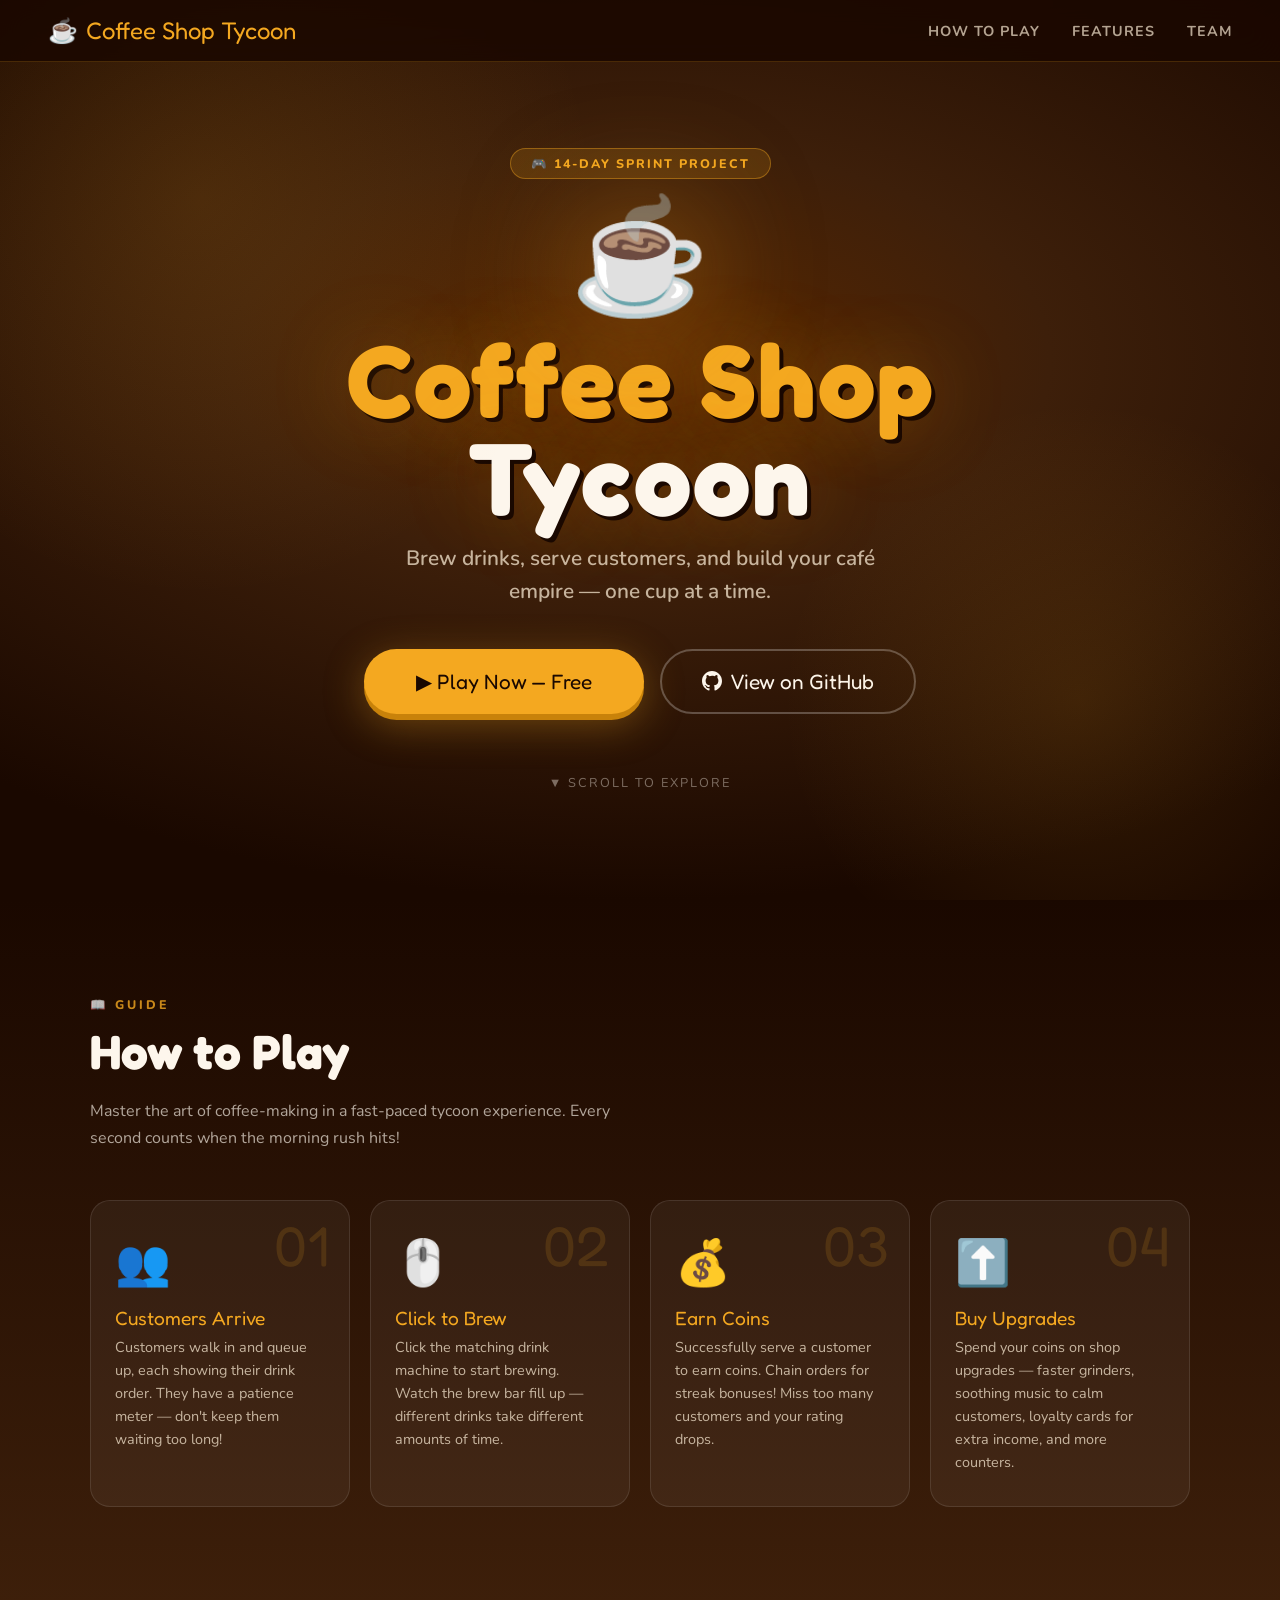
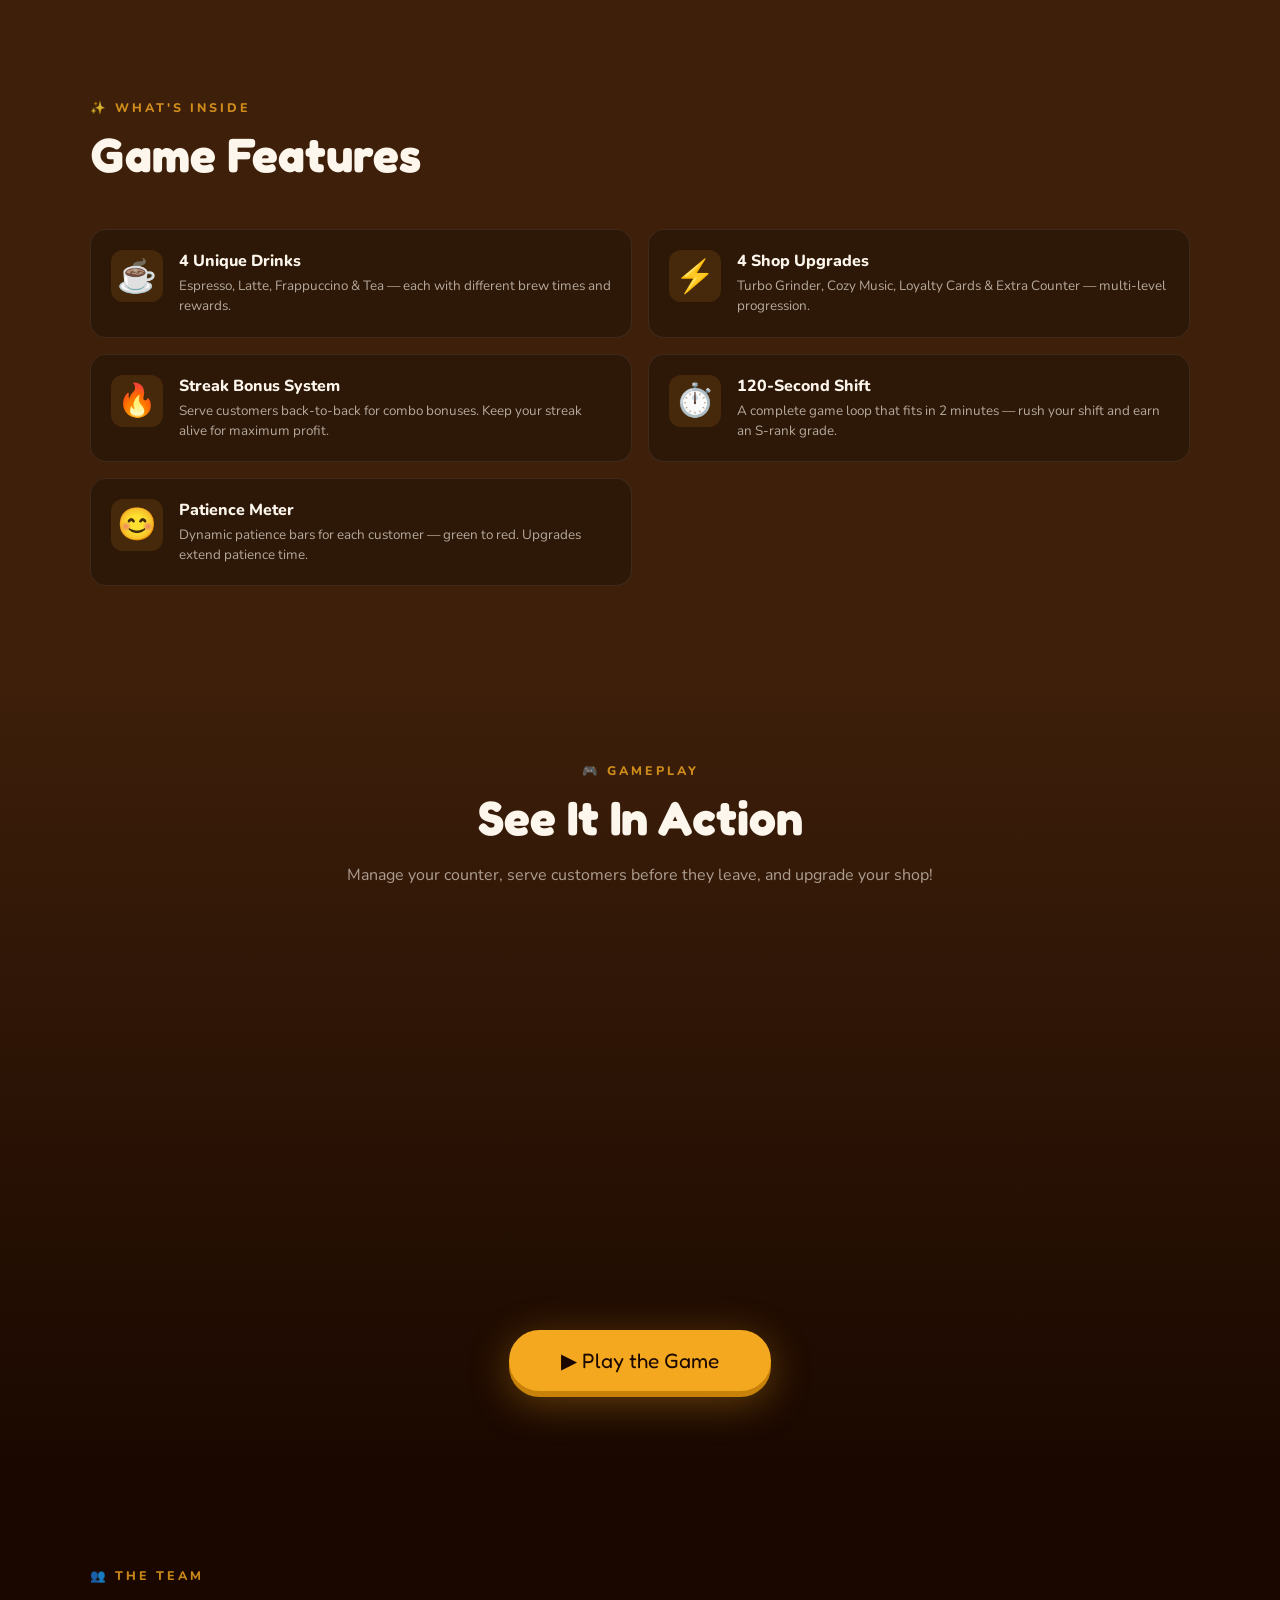
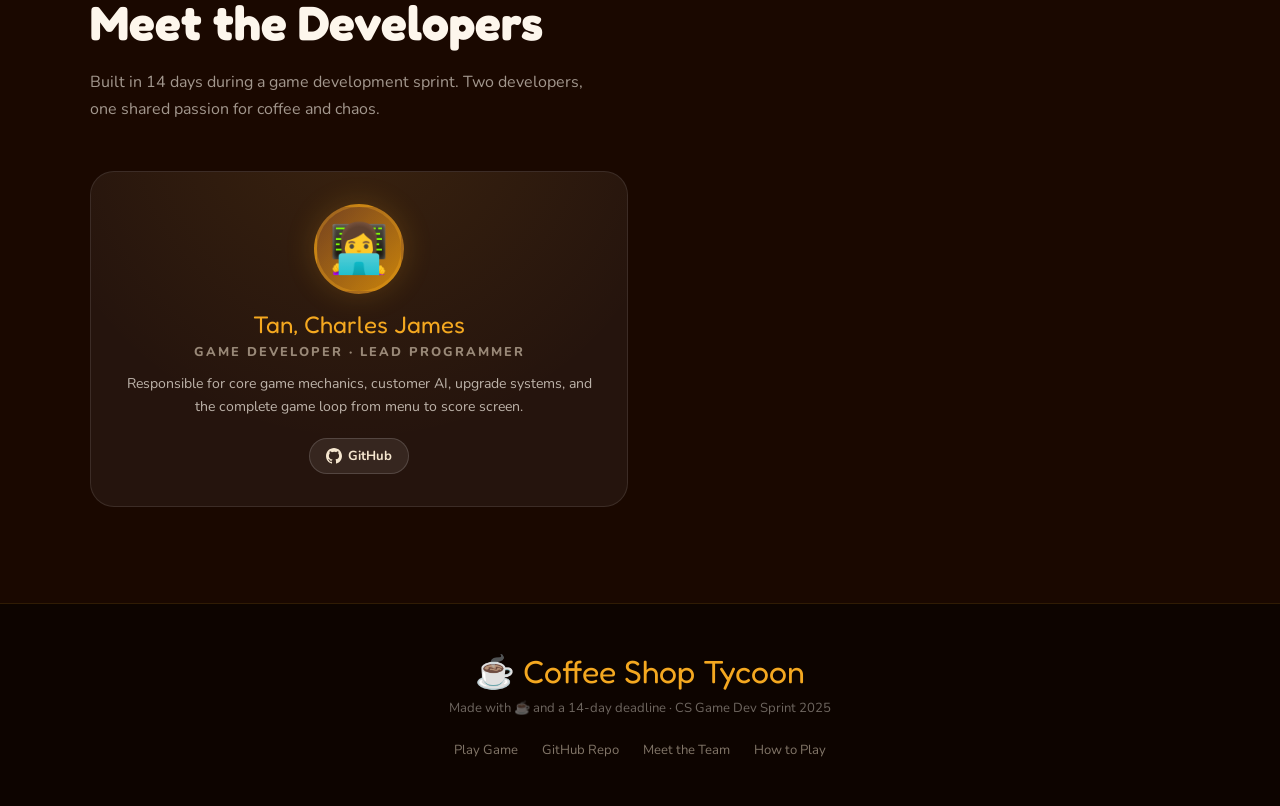
<file: index.html>
<!-- index.html - Landing page (unchanged) -->
<!DOCTYPE html>
<html lang="en">
<head>
<meta charset="UTF-8">
<meta name="viewport" content="width=device-width, initial-scale=1.0">
<title>Coffee Shop Tycoon — Game Landing Page</title>
<link rel="icon" href="data:image/svg+xml,<svg xmlns='http://www.w3.org/2000/svg' viewBox='0 0 100 100'><text y='.9em' font-size='90'>☕</text></svg>">
<style>
@import url('https://fonts.googleapis.com/css2?family=Fredoka+One&family=Nunito:wght@400;600;700;800;900&display=swap');

*, *::before, *::after { margin: 0; padding: 0; box-sizing: border-box; }

:root {
  --brown-dark: #1a0800;
  --brown-mid: #3d1f0a;
  --brown-rich: #6b3a1f;
  --brown-light: #c8855a;
  --cream: #fdf6ec;
  --cream-dark: #f5e6cf;
  --gold: #f4a820;
  --gold-dark: #c8820a;
  --gold-light: #ffd070;
  --green: #4caf76;
  --red: #e05252;
}

html { scroll-behavior: smooth; }

body {
  font-family: 'Nunito', sans-serif;
  background: var(--brown-dark);
  color: var(--cream);
  overflow-x: hidden;
}

/* ===== NAV ===== */
nav {
  position: fixed;
  top: 0; left: 0; right: 0;
  z-index: 100;
  display: flex;
  align-items: center;
  justify-content: space-between;
  padding: 16px 48px;
  background: rgba(26,8,0,0.85);
  backdrop-filter: blur(16px);
  border-bottom: 1px solid rgba(244,168,32,0.2);
}

.nav-logo {
  font-family: 'Fredoka One', cursive;
  font-size: 1.5rem;
  color: var(--gold);
  text-decoration: none;
  display: flex;
  align-items: center;
  gap: 8px;
}

.nav-links { display: flex; gap: 32px; list-style: none; }
.nav-links a {
  text-decoration: none;
  color: var(--cream-dark);
  font-weight: 700;
  font-size: 0.9rem;
  letter-spacing: 1px;
  text-transform: uppercase;
  opacity: 0.7;
  transition: opacity 0.2s, color 0.2s;
}
.nav-links a:hover { opacity: 1; color: var(--gold); }

/* ===== HERO ===== */
.hero {
  min-height: 100vh;
  display: flex;
  flex-direction: column;
  align-items: center;
  justify-content: center;
  text-align: center;
  padding: 120px 24px 80px;
  position: relative;
  overflow: hidden;
  background: radial-gradient(ellipse 80% 60% at 50% 40%, #5a2800 0%, #3d1f0a 40%, #1a0800 100%);
}

.hero-bg {
  position: absolute;
  inset: 0;
  overflow: hidden;
  pointer-events: none;
}

.bg-circle {
  position: absolute;
  border-radius: 50%;
  background: radial-gradient(circle, rgba(244,168,32,0.12) 0%, transparent 70%);
}

.bc1 { width: 800px; height: 800px; top: -200px; left: -200px; }
.bc2 { width: 600px; height: 600px; bottom: -100px; right: -100px; }

.hero-badge {
  background: rgba(244,168,32,0.15);
  border: 1px solid rgba(244,168,32,0.4);
  border-radius: 50px;
  padding: 6px 20px;
  font-size: 0.78rem;
  font-weight: 800;
  letter-spacing: 2px;
  text-transform: uppercase;
  color: var(--gold);
  margin-bottom: 24px;
  display: inline-block;
}

.hero-cup {
  font-size: 7rem;
  line-height: 1;
  margin-bottom: 16px;
  filter: drop-shadow(0 0 60px rgba(244,168,32,0.5));
  animation: heroFloat 3s ease-in-out infinite;
}

@keyframes heroFloat {
  0%, 100% { transform: translateY(0) rotate(-3deg); }
  50% { transform: translateY(-16px) rotate(3deg); }
}

.hero h1 {
  font-family: 'Fredoka One', cursive;
  font-size: clamp(3.5rem, 8vw, 7rem);
  line-height: 0.95;
  color: var(--gold);
  text-shadow: 4px 4px 0 var(--brown-dark), 0 0 80px rgba(244,168,32,0.3);
  margin-bottom: 16px;
  letter-spacing: 2px;
}

.hero h1 span { color: var(--cream); }

.hero-tagline {
  font-size: clamp(1rem, 2vw, 1.3rem);
  color: var(--cream-dark);
  opacity: 0.75;
  max-width: 500px;
  line-height: 1.6;
  margin-bottom: 40px;
  font-weight: 600;
}

.hero-cta {
  display: flex;
  gap: 16px;
  flex-wrap: wrap;
  justify-content: center;
}

.btn-play {
  background: var(--gold);
  color: var(--brown-dark);
  text-decoration: none;
  border-radius: 50px;
  font-family: 'Fredoka One', cursive;
  font-size: 1.3rem;
  padding: 18px 52px;
  box-shadow: 0 6px 0 var(--gold-dark), 0 10px 40px rgba(244,168,32,0.35);
  transition: all 0.15s;
  display: inline-flex;
  align-items: center;
  gap: 8px;
}
.btn-play:hover { transform: translateY(-4px); box-shadow: 0 10px 0 var(--gold-dark), 0 16px 48px rgba(244,168,32,0.4); }
.btn-play:active { transform: translateY(2px); box-shadow: 0 3px 0 var(--gold-dark); }

.btn-outline {
  background: transparent;
  color: var(--cream);
  text-decoration: none;
  border: 2px solid rgba(255,255,255,0.25);
  border-radius: 50px;
  font-family: 'Fredoka One', cursive;
  font-size: 1.3rem;
  padding: 18px 40px;
  transition: all 0.15s;
  display: inline-flex;
  align-items: center;
  gap: 8px;
}
.btn-outline:hover { border-color: var(--gold); color: var(--gold); transform: translateY(-3px); }

.hero-scroll-hint {
  margin-top: 60px;
  font-size: 0.8rem;
  opacity: 0.4;
  letter-spacing: 2px;
  text-transform: uppercase;
  animation: bounce 2s infinite;
}
@keyframes bounce { 0%,100%{transform:translateY(0)}50%{transform:translateY(6px)} }

/* ===== SECTIONS ===== */
section { padding: 96px 24px; }

.section-inner {
  max-width: 1100px;
  margin: 0 auto;
}

.section-label {
  font-size: 0.78rem;
  font-weight: 800;
  letter-spacing: 3px;
  text-transform: uppercase;
  color: var(--gold);
  margin-bottom: 12px;
  opacity: 0.8;
}

.section-title {
  font-family: 'Fredoka One', cursive;
  font-size: clamp(2rem, 4vw, 3rem);
  line-height: 1.1;
  margin-bottom: 20px;
}

/* ===== HOW TO PLAY ===== */
#how-to-play {
  background: linear-gradient(180deg, var(--brown-dark) 0%, var(--brown-mid) 100%);
}

.steps-grid {
  display: grid;
  grid-template-columns: repeat(auto-fit, minmax(220px, 1fr));
  gap: 20px;
  margin-top: 48px;
}

.step-card {
  background: rgba(255,255,255,0.05);
  border: 1px solid rgba(255,255,255,0.1);
  border-radius: 20px;
  padding: 32px 24px;
  position: relative;
  transition: transform 0.2s, border-color 0.2s;
}

.step-card:hover {
  transform: translateY(-6px);
  border-color: rgba(244,168,32,0.4);
}

.step-num {
  font-family: 'Fredoka One', cursive;
  font-size: 3.5rem;
  color: rgba(244,168,32,0.15);
  position: absolute;
  top: 16px;
  right: 20px;
  line-height: 1;
}

.step-icon { font-size: 2.8rem; margin-bottom: 12px; }
.step-title { font-family: 'Fredoka One', cursive; font-size: 1.2rem; color: var(--gold); margin-bottom: 6px; }
.step-desc { font-size: 0.9rem; color: var(--cream-dark); opacity: 0.75; line-height: 1.6; }

/* ===== FEATURES ===== */
#features {
  background: var(--brown-mid);
}

.features-grid {
  display: grid;
  grid-template-columns: 1fr 1fr;
  gap: 16px;
  margin-top: 48px;
}

@media (max-width: 640px) { .features-grid { grid-template-columns: 1fr; } }

.feature-pill {
  display: flex;
  align-items: flex-start;
  gap: 16px;
  background: rgba(0,0,0,0.25);
  border-radius: 16px;
  padding: 20px;
  border: 1px solid rgba(255,255,255,0.08);
}

.feature-pill .fp-icon {
  font-size: 2rem;
  flex-shrink: 0;
  width: 52px;
  height: 52px;
  background: rgba(244,168,32,0.12);
  border-radius: 12px;
  display: flex;
  align-items: center;
  justify-content: center;
}

.fp-text .fp-title { font-weight: 800; font-size: 1rem; margin-bottom: 4px; }
.fp-text .fp-desc { font-size: 0.84rem; opacity: 0.65; line-height: 1.5; }

/* ===== PREVIEW ===== */
#preview {
  background: linear-gradient(180deg, var(--brown-mid) 0%, var(--brown-dark) 100%);
  text-align: center;
}

.preview-window {
  margin: 48px auto 0;
  max-width: 800px;
  background: var(--brown-dark);
  border: 2px solid rgba(244,168,32,0.3);
  border-radius: 20px;
  overflow: hidden;
  box-shadow: 0 30px 80px rgba(0,0,0,0.6), 0 0 0 1px rgba(244,168,32,0.1);
}

.preview-bar {
  background: #111;
  padding: 12px 16px;
  display: flex;
  align-items: center;
  gap: 8px;
}

.preview-dots { display: flex; gap: 6px; }
.dot { width: 12px; height: 12px; border-radius: 50%; }
.dot.red { background: #ff5f57; }
.dot.yellow { background: #febc2e; }
.dot.green { background: #28c840; }

.preview-url {
  flex: 1;
  text-align: center;
  font-size: 0.78rem;
  color: rgba(255,255,255,0.3);
  font-family: monospace;
}

.preview-game-mockup {
  padding: 40px;
  display: grid;
  grid-template-columns: 1fr auto;
  gap: 20px;
  align-items: center;
}

.mockup-screen {
  background: linear-gradient(135deg, #ffe5b0, #ffd080);
  border-radius: 12px;
  height: 240px;
  display: flex;
  flex-direction: column;
  align-items: center;
  justify-content: center;
  gap: 12px;
  border: 2px solid rgba(244,168,32,0.3);
}

.mockup-screen .m-title {
  font-family: 'Fredoka One', cursive;
  font-size: 2rem;
  color: var(--brown-dark);
}

.mockup-customers {
  display: flex;
  gap: 12px;
  font-size: 2rem;
}

.mockup-machines {
  display: flex;
  gap: 8px;
}

.mock-machine {
  background: white;
  border-radius: 10px;
  padding: 8px 12px;
  font-size: 1.4rem;
  border: 2px solid rgba(200,130,60,0.3);
  box-shadow: 0 3px 0 rgba(0,0,0,0.1);
  font-family: 'Fredoka One', cursive;
  font-size: 0.7rem;
  color: var(--brown-dark);
  text-align: center;
}

.mock-machine .mm-icon { font-size: 1.6rem; display: block; }

.mockup-panel {
  background: var(--brown-dark);
  border-radius: 12px;
  padding: 16px;
  width: 120px;
  height: 240px;
  border: 1px solid rgba(244,168,32,0.2);
}

.mock-upg {
  background: rgba(255,255,255,0.05);
  border-radius: 8px;
  padding: 8px;
  margin-bottom: 8px;
  font-size: 0.7rem;
  color: var(--cream-dark);
  opacity: 0.7;
}

/* ===== TEAM ===== */
#team {
  background: var(--brown-dark);
}

.team-grid {
  display: grid;
  grid-template-columns: repeat(auto-fit, minmax(280px, 1fr));
  gap: 24px;
  margin-top: 48px;
}

.team-card {
  background: rgba(255,255,255,0.05);
  border: 1px solid rgba(255,255,255,0.1);
  border-radius: 24px;
  padding: 32px;
  text-align: center;
  transition: transform 0.2s, border-color 0.2s, box-shadow 0.2s;
  position: relative;
  overflow: hidden;
}

.team-card::before {
  content: '';
  position: absolute;
  inset: 0;
  background: radial-gradient(circle at 50% -20%, rgba(244,168,32,0.1) 0%, transparent 70%);
  pointer-events: none;
}

.team-card:hover {
  transform: translateY(-8px);
  border-color: rgba(244,168,32,0.4);
  box-shadow: 0 20px 60px rgba(0,0,0,0.4);
}

.team-avatar {
  width: 90px;
  height: 90px;
  border-radius: 50%;
  background: linear-gradient(135deg, var(--brown-rich), var(--gold-dark));
  display: flex;
  align-items: center;
  justify-content: center;
  font-size: 3rem;
  margin: 0 auto 16px;
  border: 3px solid rgba(244,168,32,0.3);
  box-shadow: 0 0 30px rgba(244,168,32,0.2);
}

.team-name {
  font-family: 'Fredoka One', cursive;
  font-size: 1.5rem;
  color: var(--gold);
  margin-bottom: 4px;
}

.team-role {
  font-size: 0.8rem;
  font-weight: 800;
  letter-spacing: 2px;
  text-transform: uppercase;
  color: var(--cream-dark);
  opacity: 0.55;
  margin-bottom: 12px;
}

.team-desc {
  font-size: 0.88rem;
  line-height: 1.6;
  opacity: 0.7;
  margin-bottom: 20px;
}

.team-links { display: flex; gap: 10px; justify-content: center; }

.team-link {
  display: inline-flex;
  align-items: center;
  gap: 6px;
  text-decoration: none;
  background: rgba(255,255,255,0.08);
  border: 1px solid rgba(255,255,255,0.15);
  border-radius: 50px;
  padding: 8px 16px;
  font-size: 0.82rem;
  font-weight: 700;
  color: var(--cream-dark);
  transition: all 0.15s;
}

.team-link:hover {
  background: var(--gold);
  color: var(--brown-dark);
  border-color: var(--gold);
  transform: translateY(-2px);
}

.team-link svg { width: 16px; height: 16px; fill: currentColor; }

/* ===== FOOTER ===== */
footer {
  background: #0d0400;
  border-top: 1px solid rgba(244,168,32,0.15);
  padding: 48px 24px;
  text-align: center;
}

.footer-logo {
  font-family: 'Fredoka One', cursive;
  font-size: 2rem;
  color: var(--gold);
  margin-bottom: 8px;
}

.footer-sub {
  font-size: 0.82rem;
  opacity: 0.4;
  margin-bottom: 24px;
}

.footer-links { display: flex; gap: 24px; justify-content: center; }
.footer-links a {
  text-decoration: none;
  color: var(--cream-dark);
  font-size: 0.82rem;
  opacity: 0.5;
  transition: opacity 0.2s;
}
.footer-links a:hover { opacity: 1; color: var(--gold); }

/* ===== SCROLL ANIMATIONS ===== */
.reveal {
  opacity: 0;
  transform: translateY(30px);
  transition: opacity 0.6s ease, transform 0.6s ease;
}

.reveal.visible {
  opacity: 1;
  transform: translateY(0);
}

/* ===== RESPONSIVE ===== */
@media (max-width: 768px) {
  nav { padding: 14px 20px; }
  .nav-links { gap: 16px; }
  .preview-game-mockup { grid-template-columns: 1fr; }
  .mockup-panel { display: none; }
  .features-grid { grid-template-columns: 1fr; }
}
</style>
</head>
<body>

<!-- NAV -->
<nav>
  <a class="nav-logo" href="#"><span>☕</span> Coffee Shop Tycoon</a>
  <ul class="nav-links">
    <li><a href="#how-to-play">How to Play</a></li>
    <li><a href="#features">Features</a></li>
    <li><a href="#team">Team</a></li>
  </ul>
</nav>

<!-- HERO -->
<section class="hero">
  <div class="hero-bg">
    <div class="bg-circle bc1"></div>
    <div class="bg-circle bc2"></div>
  </div>
  <div class="hero-badge">🎮 14-Day Sprint Project</div>
  <div class="hero-cup">☕</div>
  <h1>Coffee Shop<br><span>Tycoon</span></h1>
  <p class="hero-tagline">Brew drinks, serve customers, and build your café empire — one cup at a time.</p>
  <div class="hero-cta">
    <a class="btn-play" href="game.html" target="_blank">▶ Play Now — Free</a>
    <a class="btn-outline" href="https://github.com/YOUR-USERNAME/coffee-shop-tycoon" target="_blank">
      <svg viewBox="0 0 24 24" fill="currentColor" width="20" height="20"><path d="M12 0C5.374 0 0 5.373 0 12c0 5.302 3.438 9.8 8.207 11.387.599.111.793-.261.793-.577v-2.234c-3.338.726-4.033-1.416-4.033-1.416-.546-1.387-1.333-1.756-1.333-1.756-1.089-.745.083-.729.083-.729 1.205.084 1.839 1.237 1.839 1.237 1.07 1.834 2.807 1.304 3.492.997.107-.775.418-1.305.762-1.604-2.665-.305-5.467-1.334-5.467-5.931 0-1.311.469-2.381 1.236-3.221-.124-.303-.535-1.524.117-3.176 0 0 1.008-.322 3.301 1.23A11.509 11.509 0 0112 5.803c1.02.005 2.047.138 3.006.404 2.291-1.552 3.297-1.23 3.297-1.23.653 1.653.242 2.874.118 3.176.77.84 1.235 1.911 1.235 3.221 0 4.609-2.807 5.624-5.479 5.921.43.372.823 1.102.823 2.222v3.293c0 .319.192.694.801.576C20.566 21.797 24 17.3 24 12c0-6.627-5.373-12-12-12z"/></svg>
      View on GitHub
    </a>
  </div>
  <div class="hero-scroll-hint">▼ Scroll to explore</div>
</section>

<!-- HOW TO PLAY -->
<section id="how-to-play">
  <div class="section-inner">
    <div class="section-label">📖 Guide</div>
    <h2 class="section-title">How to Play</h2>
    <p style="opacity:0.65;max-width:520px;line-height:1.7;">Master the art of coffee-making in a fast-paced tycoon experience. Every second counts when the morning rush hits!</p>

    <div class="steps-grid">
      <div class="step-card reveal">
        <div class="step-num">01</div>
        <div class="step-icon">👥</div>
        <div class="step-title">Customers Arrive</div>
        <div class="step-desc">Customers walk in and queue up, each showing their drink order. They have a patience meter — don't keep them waiting too long!</div>
      </div>
      <div class="step-card reveal">
        <div class="step-num">02</div>
        <div class="step-icon">🖱️</div>
        <div class="step-title">Click to Brew</div>
        <div class="step-desc">Click the matching drink machine to start brewing. Watch the brew bar fill up — different drinks take different amounts of time.</div>
      </div>
      <div class="step-card reveal">
        <div class="step-num">03</div>
        <div class="step-icon">💰</div>
        <div class="step-title">Earn Coins</div>
        <div class="step-desc">Successfully serve a customer to earn coins. Chain orders for streak bonuses! Miss too many customers and your rating drops.</div>
      </div>
      <div class="step-card reveal">
        <div class="step-num">04</div>
        <div class="step-icon">⬆️</div>
        <div class="step-title">Buy Upgrades</div>
        <div class="step-desc">Spend your coins on shop upgrades — faster grinders, soothing music to calm customers, loyalty cards for extra income, and more counters.</div>
      </div>
    </div>
  </div>
</section>

<!-- FEATURES -->
<section id="features">
  <div class="section-inner">
    <div class="section-label">✨ What's Inside</div>
    <h2 class="section-title">Game Features</h2>

    <div class="features-grid" style="margin-top:48px;">
      <div class="feature-pill reveal">
        <div class="fp-icon">☕</div>
        <div class="fp-text">
          <div class="fp-title">4 Unique Drinks</div>
          <div class="fp-desc">Espresso, Latte, Frappuccino & Tea — each with different brew times and rewards.</div>
        </div>
      </div>
      <div class="feature-pill reveal">
        <div class="fp-icon">⚡</div>
        <div class="fp-text">
          <div class="fp-title">4 Shop Upgrades</div>
          <div class="fp-desc">Turbo Grinder, Cozy Music, Loyalty Cards & Extra Counter — multi-level progression.</div>
        </div>
      </div>
      <div class="feature-pill reveal">
        <div class="fp-icon">🔥</div>
        <div class="fp-text">
          <div class="fp-title">Streak Bonus System</div>
          <div class="fp-desc">Serve customers back-to-back for combo bonuses. Keep your streak alive for maximum profit.</div>
        </div>
      </div>
      <div class="feature-pill reveal">
        <div class="fp-icon">⏱️</div>
        <div class="fp-text">
          <div class="fp-title">120-Second Shift</div>
          <div class="fp-desc">A complete game loop that fits in 2 minutes — rush your shift and earn an S-rank grade.</div>
        </div>
      </div>
      <div class="feature-pill reveal">
        <div class="fp-icon">😊</div>
        <div class="fp-text">
          <div class="fp-title">Patience Meter</div>
          <div class="fp-desc">Dynamic patience bars for each customer — green to red. Upgrades extend patience time.</div>
        </div>
      </div>
      <div class="feature-pill reveal">
        <div class="fp-icon">🏆</div>
        <div class="fp-text">
          <div class="fp-title">End-Shift Grading</div>
          <div class="fp-desc">S / A / B / C / D ranking based on your serve rate. Stats screen tracks every metric.</div>
        </div>
      </div>
    </div>
  </div>
</section>

<!-- PREVIEW -->
<section id="preview" style="background: linear-gradient(180deg, var(--brown-mid) 0%, var(--brown-dark) 100%); text-align:center; padding: 80px 24px;">
  <div class="section-inner">
    <div class="section-label">🎮 Gameplay</div>
    <h2 class="section-title">See It In Action</h2>
    <p style="opacity:0.6;margin-bottom:0;">Manage your counter, serve customers before they leave, and upgrade your shop!</p>

    <div class="preview-window reveal" style="margin-top:48px;">
      <div class="preview-bar">
        <div class="preview-dots">
          <div class="dot red"></div>
          <div class="dot yellow"></div>
          <div class="dot green"></div>
        </div>
        <div class="preview-url">☕ Coffee Shop Tycoon — Shift in Progress</div>
      </div>
      <div class="preview-game-mockup">
        <div class="mockup-screen">
          <div class="m-title">☕ Coffee Shop Tycoon</div>
          <div style="font-size:0.8rem;color:var(--brown-mid);font-weight:800;opacity:0.7;">CUSTOMER QUEUE</div>
          <div class="mockup-customers">👩 👨 👵</div>
          <div style="display:flex;gap:6px;margin-top:8px;">
            <div style="background:white;border-radius:6px;padding:3px 8px;font-size:0.65rem;font-weight:800;color:#3d1f0a;border:2px solid #c8855a;">☕ Espresso</div>
            <div style="background:white;border-radius:6px;padding:3px 8px;font-size:0.65rem;font-weight:800;color:#3d1f0a;border:2px solid #c8855a;">🥛 Latte</div>
            <div style="background:white;border-radius:6px;padding:3px 8px;font-size:0.65rem;font-weight:800;color:#3d1f0a;border:2px solid #c8855a;">🍵 Tea</div>
          </div>
          <div style="font-size:0.7rem;color:var(--brown-mid);opacity:0.6;margin-top:8px;">DRINK MACHINES</div>
          <div class="mockup-machines">
            <div class="mock-machine"><span class="mm-icon">☕</span>Espresso</div>
            <div class="mock-machine"><span class="mm-icon">🥛</span>Latte</div>
            <div class="mock-machine"><span class="mm-icon">🧊</span>Frappe</div>
            <div class="mock-machine"><span class="mm-icon">🍵</span>Tea</div>
          </div>
        </div>
        <div class="mockup-panel">
          <div style="font-family:'Fredoka One',cursive;font-size:0.8rem;color:var(--gold);text-align:center;padding-bottom:8px;border-bottom:1px solid rgba(255,255,255,0.1);margin-bottom:8px;">⬆ Upgrades</div>
          <div class="mock-upg">⚡ Turbo Grinder<br><span style="color:var(--gold);font-size:0.65rem;">$30</span></div>
          <div class="mock-upg">🎵 Cozy Music<br><span style="color:var(--gold);font-size:0.65rem;">$40</span></div>
          <div class="mock-upg">💳 Loyalty Cards<br><span style="color:var(--gold);font-size:0.65rem;">$50</span></div>
          <div class="mock-upg">🪑 Extra Counter<br><span style="color:var(--gold);font-size:0.65rem;">$60</span></div>
        </div>
      </div>
    </div>

    <a class="btn-play" href="game.html" target="_blank" style="margin-top:32px;display:inline-flex;">▶ Play the Game</a>
  </div>
</section>

<!-- TEAM -->
<section id="team">
  <div class="section-inner">
    <div class="section-label">👥 The Team</div>
    <h2 class="section-title">Meet the Developers</h2>
    <p style="opacity:0.6;max-width:500px;line-height:1.7;">Built in 14 days during a game development sprint. Two developers, one shared passion for coffee and chaos.</p>

    <div class="team-grid" style="margin-top:48px;">

      <!-- TEAM MEMBER 1 -->
      <div class="team-card reveal">
        <div class="team-avatar">👩‍💻</div>
        <div class="team-name">Tan, Charles James</div>
        <div class="team-role">Game Developer · Lead Programmer</div>
        <div class="team-desc">Responsible for core game mechanics, customer AI, upgrade systems, and the complete game loop from menu to score screen.</div>
        <div class="team-links">
          <a class="team-link" href="https://github.com/YOUR-USERNAME" target="_blank">
            <svg viewBox="0 0 24 24"><path d="M12 0C5.374 0 0 5.373 0 12c0 5.302 3.438 9.8 8.207 11.387.599.111.793-.261.793-.577v-2.234c-3.338.726-4.033-1.416-4.033-1.416-.546-1.387-1.333-1.756-1.333-1.756-1.089-.745.083-.729.083-.729 1.205.084 1.839 1.237 1.839 1.237 1.07 1.834 2.807 1.304 3.492.997.107-.775.418-1.305.762-1.604-2.665-.305-5.467-1.334-5.467-5.931 0-1.311.469-2.381 1.236-3.221-.124-.303-.535-1.524.117-3.176 0 0 1.008-.322 3.301 1.23A11.509 11.509 0 0112 5.803c1.02.005 2.047.138 3.006.404 2.291-1.552 3.297-1.23 3.297-1.23.653 1.653.242 2.874.118 3.176.77.84 1.235 1.911 1.235 3.221 0 4.609-2.807 5.624-5.479 5.921.43.372.823 1.102.823 2.222v3.293c0 .319.192.694.801.576C20.566 21.797 24 17.3 24 12c0-6.627-5.373-12-12-12z"/></svg>
            GitHub
          </a>
        </div>
      </div>

      <!-- TEAM MEMBER 2 -->
      <div class="team-card reveal">
        <div class="team-avatar">👨‍🎨</div>
        <div class="team-name">Harold Ancheta Jr.</div>
        <div class="team-role">Game Designer · UI/UX</div>
        <div class="team-desc">Responsible for game design, UI layout, art direction, website development, and overall player experience polish.</div>
        <div class="team-links">
          <a class="team-link" href="https://github.com/PARTNER-USERNAME" target="_blank">
            <svg viewBox="0 0 24 24"><path d="M12 0C5.374 0 0 5.373 0 12c0 5.302 3.438 9.8 8.207 11.387.599.111.793-.261.793-.577v-2.234c-3.338.726-4.033-1.416-4.033-1.416-.546-1.387-1.333-1.756-1.333-1.756-1.089-.745.083-.729.083-.729 1.205.084 1.839 1.237 1.839 1.237 1.07 1.834 2.807 1.304 3.492.997.107-.775.418-1.305.762-1.604-2.665-.305-5.467-1.334-5.467-5.931 0-1.311.469-2.381 1.236-3.221-.124-.303-.535-1.524.117-3.176 0 0 1.008-.322 3.301 1.23A11.509 11.509 0 0112 5.803c1.02.005 2.047.138 3.006.404 2.291-1.552 3.297-1.23 3.297-1.23.653 1.653.242 2.874.118 3.176.77.84 1.235 1.911 1.235 3.221 0 4.609-2.807 5.624-5.479 5.921.43.372.823 1.102.823 2.222v3.293c0 .319.192.694.801.576C20.566 21.797 24 17.3 24 12c0-6.627-5.373-12-12-12z"/></svg>
            GitHub
          </a>
        </div>
      </div>

    </div>
  </div>
</section>

<!-- FOOTER -->
<footer>
  <div class="footer-logo">☕ Coffee Shop Tycoon</div>
  <div class="footer-sub">Made with ☕ and a 14-day deadline · CS Game Dev Sprint 2025</div>
  <div class="footer-links">
    <a href="game.html">Play Game</a>
    <a href="https://github.com/YOUR-USERNAME/coffee-shop-tycoon">GitHub Repo</a>
    <a href="#team">Meet the Team</a>
    <a href="#how-to-play">How to Play</a>
  </div>
</footer>

<script>
// Scroll reveal
const reveals = document.querySelectorAll('.reveal');
const observer = new IntersectionObserver((entries) => {
  entries.forEach((e, i) => {
    if (e.isIntersecting) {
      setTimeout(() => e.target.classList.add('visible'), i * 80);
    }
  });
}, { threshold: 0.1 });
reveals.forEach(el => observer.observe(el));
</script>
</body>
</html>
</file>
